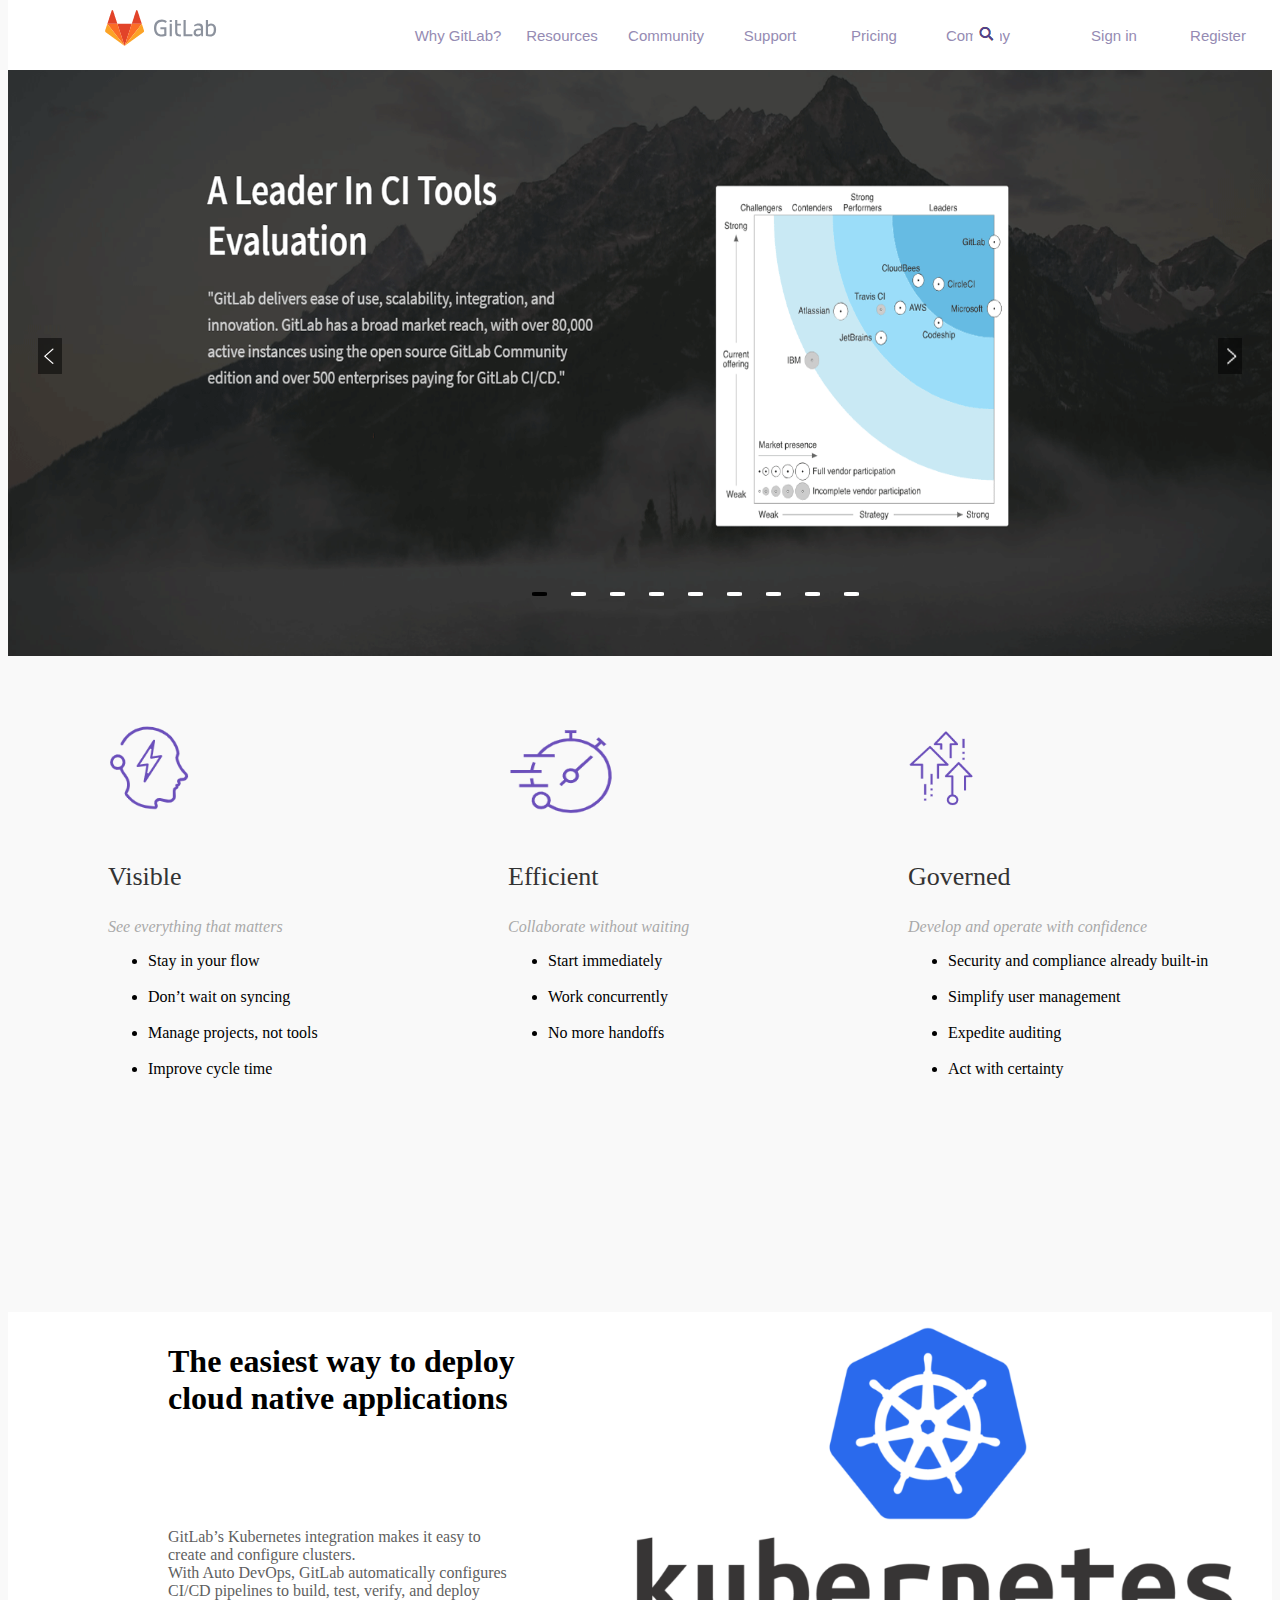
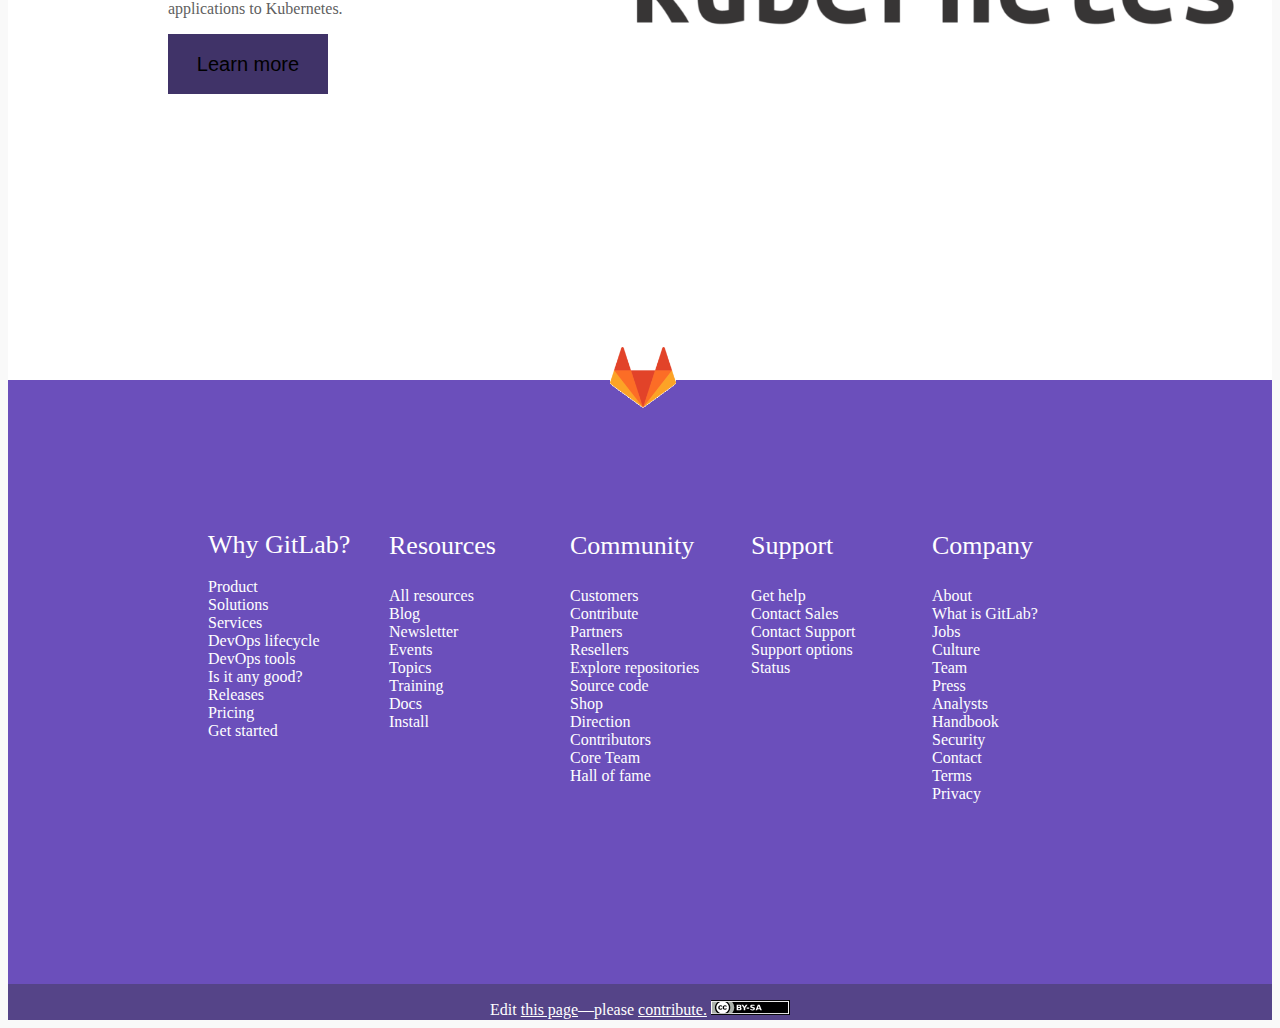
<file: 515A大作业/index.html>
<!DOCTYPE html>
<html>
	<head>
		<meta charset="utf-8" />
		<title>The first single application for the entire DevOps lifecycle - GitLab | GitLab </title>
		<link rel="stylesheet" href="css/001.css"/>
        <link type="image/x-icon" rel="shortcut icon" href="img/009.png"/>
        <link rel="stylesheet" href="https://cdn.staticfile.org/font-awesome/4.7.0/css/font-awesome.css">
        <link rel="stylesheet" href="js/001.js"/>
		<div class="box">
			 <a id="dingbutupian"><img src="img/001.png"/></a>
			 <!--顶部导航栏开始 -->
    	<div class="dropdown">
    		 <!--下拉按钮 -->
  		<button class="dropbtn">Why GitLab?</button>
  		 <!--下拉内容（下面的类推） -->
 		 <div class="dropdown-content">
		    <a href="#">Product</a>
			<a href="#">Solutions</a>
			<a href="#">Services</a>
			<a href="#">DevOps lifecycle</a>
			<a href="#">DevOps tools</a>
			<a href="#">Is it any good?</a>
			<a href="#">Get started</a>
		  </div></div>
    	<div class="dropdown">
  		<button class="dropbtn">Resources</button>
 		 <div class="dropdown-content">
		    <a href="#">Blog</a>
		    <a href="#">Newsletter</a>
		    <a href="#">Events</a>
		    <a href="#">Topics</a>
		    <a href="#">Training</a>
		    <a href="#">Docs</a>
		    <a href="#">Install</a>
		  </div></div>
		  <div class="dropdown">
		  	<button class="dropbtn">Community</button>
		  	<div class="dropdown-content">
		  	<a href="#">Customers</a>
		  	<a href="#">Contribute</a>
		  	<a href="#">Partners</a>
		  	<a href="#">Resellers</a>
		  	<a href="#">Explore repositories</a>
		  	<a href="#">Direction</a>
		  	</div>
		  </div>
		  <div class="dropdown">
		  	<button class="dropbtn">Support</button>
		  	<div class="dropdown-content">
		  	<a href="#">Get help</a>
		  	<a href="#">Contact Sales</a>
		  	<a href="#">Contact Support</a>
		  	<a href="#">Support options</a>
		  	</div>
		  </div>
		  <div class="dropdown">
		  	<button class="dropbtn">Pricing</button>
		  	<div class="dropdown-content">
		  	<a href="#">Free trial</a>
		  	<a href="#">Self-managed</a>
		  	<a href="#">GitLab.com</a>
		  	</div>
		  </div>
		  <div class="dropdown">
		  	<button class="dropbtn">Company</button>
		  	<div class="dropdown-content">
		  	<a href="#">Jobs</a>
		  	<a href="#">Culture</a>
		  	<a href="#">Press</a>
		  	<a href="#">Analysts</a>
		  	<a href="#">Handbook</a>
		    </div>
		  </div>
		  &nbsp; &nbsp; &nbsp; &nbsp; 
 			<div class="dropdown">
		  	<button class="dropbtn">Sign in</button>
		  	<div class="dropdown-content">
		    </div>
		  </div>
		  <div class="dropdown">
		 	<button class="dropbtn">Register</button>
		  	<div class="dropdown-content">
		    </div>
		  </div>
		  <div>
		    <a id="search" href="#"><img src="img/search.png"/></a>
		    </div>
			</div>
	</head>
			 <!--顶部导航栏结束 -->
  			<body bgcolor="#f9f9f9">
  				<!--轮播图开始 -->
		<div class="lunbotu">
		    <img src="img/轮播图.png" width="100%" height="600px"/>
		    <a href="#" class="left"></a> 
		    <a href="#" class="right"></a>
		     <!--轮播图对应顺序-->
   			<ul>
		        <li class="abc"><a href="#"></a></li>
		        <li><a href="#"></a></li>
		        <li><a href="#"></a></li>
		        <li><a href="#"></a></li>
		        <li><a href="#"></a></li>
		        <li><a href="#"></a></li>
		        <li><a href="#"></a></li>
		        <li><a href="#"></a></li>
		        <li><a href="#"></a></li>
		    </ul>
		   </div>
		    <!--轮播图结束 <--></-->
		    <!--Visible Efficient Governed 部分介绍 -->
		    <div id="box2">
		    <div class="gezi1">
				<img src="img/002.png" width="100px" height="120px">
			<p class="p1">Visible</p>
			<p class="p2">See everything that matters</p>
				<ul>
					<li>Stay in your flow</li><br />
					<li>Don’t wait on syncing</li><br />
					<li>Manage projects, not tools</li><br />
					<li>Improve cycle time</li><br />
				</ul></div>
			<div class="gezi2">
				<img src="img/003.png" width="120px" height="120px">
			<p class="p1">Efficient</p>
			<p class="p2">Collaborate without waiting</p>
				<ul>
					<li>Start immediately</li><br />
					<li>Work concurrently</li><br />
					<li>No more handoffs</li><br />
				</ul></div>
			<div class="gezi3">
				<img src="img/004.png" width="120px" height="120px">
			<p class="p1">Governed</p>
			<p class="p2">Develop and operate with confidence</p>
				<ul>
				<li>Security and compliance already built-in</li><br />
				<li>Simplify user management</li><br />
				<li>Expedite auditing</li><br />
				<li>Act with certainty</li><br />
			    </ul></div>
			    </div>
            <!--介绍结束 -->
             <div class="chatu">
             	<div class="chatu3">
             	<h1>The easiest way to deploy cloud native applications</h1>
             	</div>
		    	<div class="chatu1">
		  <img src="img/007.png"  width="750px"/>  
		   </div>
		   <div class="cha2">
		    <p style="color: #5f5f5f;">GitLab’s Kubernetes integration makes it easy to create and 
		    	configure clusters. <br>With Auto DevOps, GitLab automatically configures CI/CD
		    	 pipelines to build, test, verify, and deploy applications to Kubernetes.</p>
		    	 <button class="button">Learn more</button>
		    </div>
		    </div>
		    </body>
		     <!--底部产品介绍 -->
	<footer>
		<div id="box3">	
			<div class="gezi9"><img src="img/005.png" width=70px"></div>
			 <div class="gezi4">
                	<a class="p3">Why GitLab?</a><br /><br />
                	<a class="a1" href="#">Product</a><br />
                	<a class="a1" href="#">Solutions</a><br />
                	<a class="a1" href="#">Services</a><br />
                	<a class="a1" href="#">DevOps lifecycle</a><br />
                	<a class="a1" href="#">DevOps tools</a><br />
                	<a class="a1" href="#">Is it any good?</a><br />
                 	<a class="a1" href="#">Releases</a><br />
                	<a class="a1" href="#">Pricing</a><br />
                	<a class="a1" href="#">Get started</a><br />
                </div>
                <div class="gezi5">
                	<p class="p3">Resources</p>
                	<a class="a1" href="#">All resources</a><br />
                	<a class="a1" href="#">Blog</a><br />
                	<a class="a1" href="#">Newsletter</a><br />
                	<a class="a1" href="#">Events</a><br />
                	<a class="a1" href="#">Topics</a><br />
                	<a class="a1" href="#">Training</a><br />
                	<a class="a1" href="#">Docs</a><br />
                	<a class="a1" href="#">Install</a><br />
                </div>
                <div class="gezi6">
                	<p class="p3">Community</p>
                	<a class="a1" href="#">Customers</a><br />	
                	<a class="a1" href="#">Contribute</a><br />	
                	<a class="a1" href="#">Partners</a><br />	
                	<a class="a1" href="#">Resellers</a><br />	
                 	<a class="a1" href="#">Explore repositories</a><br />	
                	<a class="a1" href="#">Source code</a><br />
                	<a class="a1" href="#">Shop</a><br />	
                	<a class="a1" href="#">Direction</a><br />
                	<a class="a1" href="#">Contributors</a><br />
                	<a class="a1" href="#">Core Team</a><br />
                	<a class="a1" href="#">Hall of fame</a><br />			
				</div>
                <div class="gezi7">
                	<p class="p3"> Support</p>
                	<a class="a1" href="#">Get help</a><br />
                	<a class="a1" href="#">Contact Sales</a><br />
                	<a class="a1" href="#">Contact Support</a><br />
                	<a class="a1" href="#">Support options</a><br />
                	<a class="a1" href="#">Status</a><br />
                </div>
               <div class="gezi8">
                	<p class="p3">Company</p>
                	<a class="a1" href="#">About</a><br />
                	<a class="a1" href="#">What is GitLab?</a><br />
                	<a class="a1" href="#">Jobs</a><br />
                	<a class="a1" href="#">Culture</a><br />
                	<a class="a1" href="#">Team</a><br />
                	<a class="a1" href="#">Press</a><br />
                	<a class="a1" href="#">Analysts</a><br />
                	<a class="a1" href="#">Handbook</a><br />
                	<a class="a1" href="#">Security</a><br />
                	<a class="a1" href="#">Contact</a><br />
                	<a class="a1" href="#">Terms</a><br />
                	<a class="a1" href="#">Privacy</a><br />
               </div> 
               <i class="fa fa-facebook-square	" style="font-size:36px; color:white;" id="beijing1"></i>
               <i class="fa fa-linkedin-square	" style="font-size:36px; color:white;" id="beijing2"></i>
               <i class="fa fa-twitter" style="font-size:36px; color:white;" id="beijing3"></i>
               <i class="fa fa-youtube-play" style="font-size:36px; color:white;" id="beijing4"></i>
               <div class="dibu">
               	<div align="center">
               	<p style="color: white;">Edit <a href="#" style="color: white;">this page</a>—please <a href="#" style="color: white;">contribute.</a>
               		<img src="img/008.png"></p>
               	</div>
               </div>
		</div>
	</footer>
	</html>
</file>
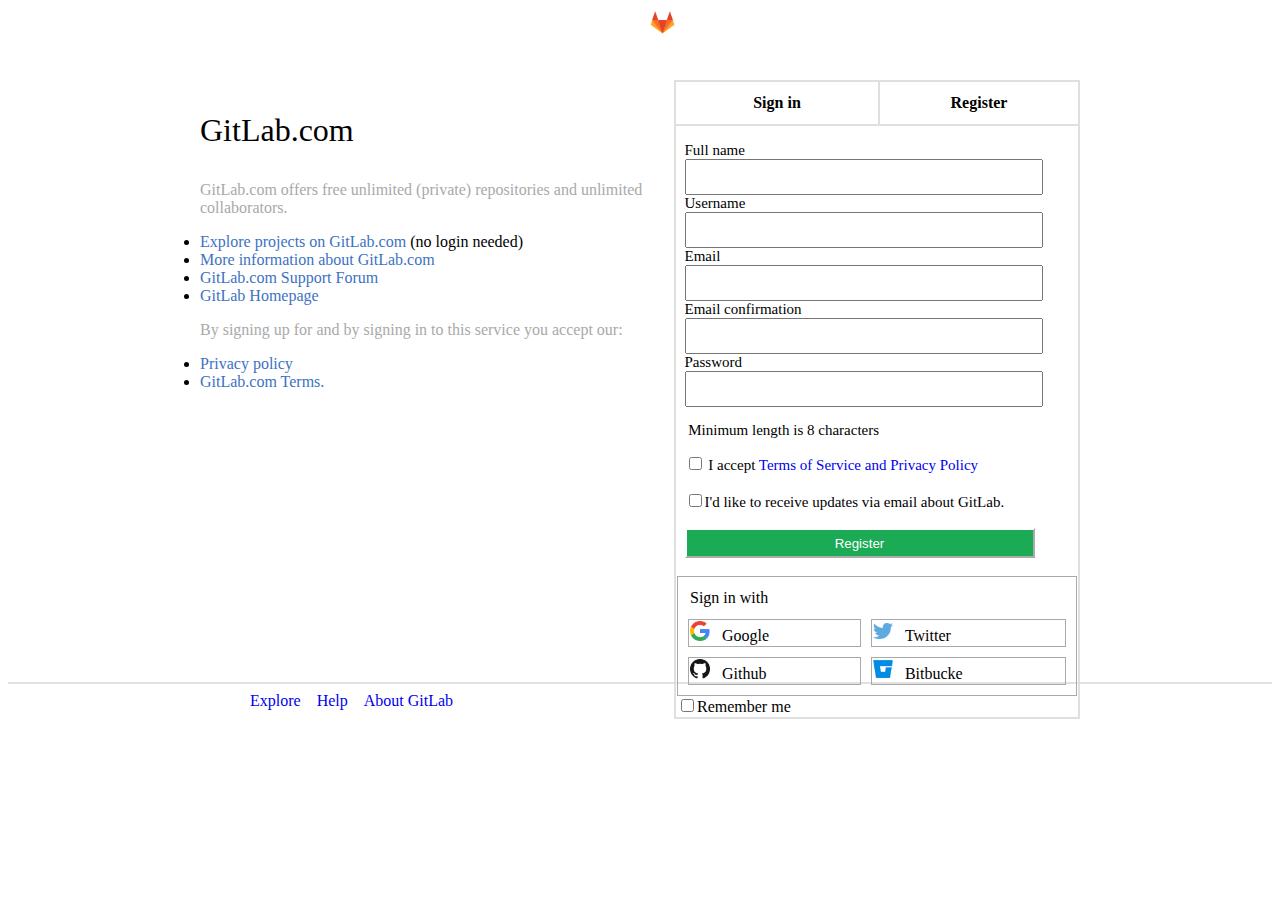
<file: 515B作业/index.html>
<!DOCTYPE html>
<html>
	<head>
		<meta charset="utf-8" />
		 <title>Sign in · GitLab</title>
		 <div style="position: fixed;
		 	top: 10px;
		 	left: 650px;">
       			<img src="img/001.png" width="25px"/>
	     </div>
	</head>
	<body>
		<div style="position: absolute;
			top: 80px;
			left: 200px;">
			 <p style="font-size: xx-large;">GitLab.com</p>
            <p style="color: darkgrey;">GitLab.com offers free unlimited (private) repositories and unlimited <br>collaborators.</p>
           <li><a href="https://gitlab.com/explore/projects/trending" style="text-decoration: none;color: #3d72c2"
                        />Explore projects on GitLab.com </a>(no login needed)</li>
           <li><a href="https://about.gitlab.com/pricing/#gitlab-com" style="text-decoration: none;color: #3d72c2"
                        />More information about GitLab.com</a></li>
           <li><a href="https://gitlab.com/gitlab-com/support-forum/issues" style="text-decoration: none;color: #3d72c2"
                        />GitLab.com Support Forum</a></li>
           <li><a href="https://about.gitlab.com/" style="text-decoration: none; color: #3d72c2"
                        >GitLab Homepage</a></li>
           <p style="color: darkgray;" >By signing up for and by signing in to this service you accept our:</p>
           <li><a href="https://about.gitlab.com/privacy/" style="text-decoration: none;color: #3d72c2"
                        />Privacy policy</a></li>
           <li><a href="https://about.gitlab.com/terms/#gitlab_com" style="text-decoration: none;color: #3d72c2"
                       />GitLab.com Terms.</a></li>
         </div> 
        <div style="position: absolute;
        	top: 80px;
        	right: 200px;">
              <table border="1" style="width: 400px;height;50px"  bordercolor="#dfdfdf" cellspacing="0"/>
        		<tr>
        			<th style="width: 200px;height: 40px;">Sign in</th>
        			<th >Register</th>
        		</tr>
        		<tr>        
        	<td colspan="2">
        		<form style="font-size: 15px; ">
           	 	<p>&nbsp;&nbsp;Full name<br>
             	&nbsp;&nbsp;<input  style="width: 350px; height: 30px; align="center"" /><br>
             	 &nbsp;&nbsp;Username<br>
             	&nbsp;&nbsp;<input style="width: 350px; height: 30px;"/><br>
             	 &nbsp;&nbsp;Email<br>
             	&nbsp;&nbsp;<input style="width: 350px; height: 30px;"/><br>
             	 &nbsp;&nbsp;Email&nbsp;confirmation<br>
             	&nbsp;&nbsp;<input style="width: 350px; height: 30px;"/><br>
             	 &nbsp;&nbsp;Password<br>
             	&nbsp;&nbsp;<input style="width: 350px; height: 30px;"/><br>
             	<p> &nbsp;&nbsp;&nbsp;Minimum length is 8 characters</p>	
             	&nbsp;&nbsp;<input style="font-size: 15px;" type="checkbox" /> I accept <a href="#" style="text-decoration: none; ">Terms of Service and Privacy Policy</a><br><br>
             	&nbsp;&nbsp;<input style="font-size: 15px;"type="checkbox" />I'd like to receive updates via email about GitLab.<br><br>
             	&nbsp;&nbsp;<button style="background:#1aab54;width: 350px; height: 30px; border-color: white;color: white;">Register</button>
             	</form><br />
            <table bordercolor="darkgrey" width="400" border="1" cellspacing="10" height="25">
				<tr>
					<td style="border-color: white;">Sign in with</td>
				</tr>
				<tr>
					<td>
						<a href="picture">
							<img src="img/002.png" width="20"></a>
						&nbsp;&nbsp;Google	
					</td>
					<td>
					 	<a href="picture">
							<img src="img/003.png" width="20"></a>
						&nbsp;&nbsp;Twitter	
					</td>
				</tr>
				<tr>
					<td>
				         <a href="picture">
							<img src="img/004.png" width="20"></a>
						&nbsp;&nbsp;Github
					</td>
					<td>
						<a href="picture">
							<img src="img/005.png" width="20"></a>
						&nbsp;&nbsp;Bitbucke
					</td>
			      	</tr>
			        </table>
             </div>
             <input type="checkbox" />Remember me
              </td>
              </tr>
                </table>
                 </div>
                 <div>
  	       <br /><br /><br /><br /><br /><br /><br /><br /><br /><br /><br /><br />
           	<br />	<br /><br /><br /><br /><br /><br /><br /><br /><br /><br /><br /><br />
           		<br /><br /><br /><br /><br /><br /><br /><br /><br /><br /><br /><br />
           	<hr color="#e1e1e1"/>
                 </div>
	
            <div style="position: absolute;
            	  left: 250px;">

                    	<a href="#" style="text-decoration: none;">Explore</a>
                          &nbsp; &nbsp;<a href="#" style="text-decoration: none;">Help</a>
                           &nbsp; &nbsp;<a href="#" style="text-decoration: none;">About GitLab</a>
             	
             </div>
            <br />
          
 
		
	</body>
</file>
<file: 515A大作业/css/001.css>
#dingbutupian{
	position: fixed;
	left: 100px;
	top: 5px;
}
.box{
	position: fixed;
	top: 0px;
	width: 100%;
	height: 70px;
	border: hidden;
	background-color: white;
	z-index: 99;
}
.dropbtn {
    background-color: white;
    color: #958bb3;
    padding:none;
    width: 100px;
    height: 60px;
    font-size: 15px;
    border: none;
    cursor: pointer;
}
.dropdown{
    position:relative;
    left: 400px;
    top: 5px;
    display: inline-block;
}
.dropdown-content {
    display: none;
    position: absolute;
    background-color: #f9f9f9;
    min-width: 200px;
}
.dropdown-content a {
    color: #958bb3;
    padding: 12px 16px;
    text-decoration: none;
    display: block;
}
.dropdown-content a:hover {background-color: #f1f1f1}
.dropdown:hover .dropdown-content{
	color:#958BB3 ;
    display: block;
}
.dropdown:hover .dropbtn {
    background-color: #f2f2f2;
}
#search{
	position: fixed;
	right: 280px;
	top: 20px;
}
.lunbotu {
    position: relative;
    margin: 56px auto;
    width: 100%;
    height: 600px;
}
.lunbotu a{
    display: block;
    width: 24px;
    height: 36px;
    position: absolute;
    z-index: auto;
}.left{
    left: 30px;
    top: 50%;
    margin-top: -18px;
    background: url(../img/left.png);
}
.right{
    right: 30px;
    top: 50%;
    margin-top: -18px;
    background: url(../img/right.png);
}
.lunbotu ul{
    width: 360px;
    height: 30px;
    background-color: none;
    position: absolute;
    bottom: 30px;
    left: 50%;
    margin-left: -160px; 
    z-index: 10;
    align-items: center;
    list-style-type: none;
}
.lunbotu li{
    width: 15px;
    height: 4px;
    background-color: #fff;
    float: left;
    margin: 12px;
    border-radius: 20%;
}
.lunbotu .abc{
    background-color: black
}
.gezi1{
	position: absolute;
	left: 100px;
	height: 600px;
	width: 400px;
}
.gezi2{
	position: absolute;
	left: 500px;
	height: 600px;
	width: 400px;
}
.gezi3{
	position: absolute;
	left: 900px;
	height: 600px;
	width: 400px;
}
.p1{
	font-size: 26px;
	font-style: initial;
	color: #333333;
}
.p2{
	font-size: 16px;
	font-style: oblique;
	color: darkgray;
}
#box2{
	position: relative;
	background-color:#f9f9f9;
	width: 100%;
	height: 600px;
}
#box3{
	position: relative;
	background-color:#6b4fbb;
	width: 100%;
	height: 640px;
	margin-top: -32px;
	z-index:95;
	
}
.gezi4{
	position:absolute;
	width: 180px;
	height: 400px;
	background-color: #6b4fbb;
	left: 200px;
	top: 150px;
}
.gezi5{
	position:absolute;
	width: 180px;
	height: 400px;
	background-color: #6b4fbb;
	left: 381px;
	top: 125px;
}
.gezi6{
	position:absolute;
	width: 180px;
	height: 400px;
	background-color:#6b4fbb;
	left: 562px;
	top: 125px;
}
.gezi7{
	position: absolute;
	width: 180px;
	height: 400px;
	background-color: #6b4fbb;
	left: 743px;
	top: 125px;
}
.gezi8{
	position:absolute;
	width: 180px;
	height: 400px;
	background-color: #6b4fbb;
	left: 924px;
	top: 125px;
}
.p3{
	font-size: 26px;
	color: white;
	
}
.a1{
	text-decoration: none;
	color: white;
}
	a:hover{
		color: #c6845b;
	}
.gezi9{
	position: absolute;
	left: 600px;
	top: -38px;
	z-index: 99;
}
#beijing1{
	background-color:#6b4fbb ;
	position: absolute;
	width: 36px;
	left: 580px;
	top: 50px;
}
#beijing2{
	background-color:#6b4fbb ;
	position: absolute;
	width: 36px;
	left: 720px;
	top: 50px;
}
#beijing3{
	background-color:#6b4fbb ;
	position: absolute;
	width: 36px;
	left: 520px;
	top: 50px;
}
#beijing4{
	background-color:#6b4fbb ;
	position: absolute;
	width: 36px;
	left: 660px;
	top: 50px;
}
.chatu{
	position: relative;
	width: 100%;
	height: 700px;
	background-color: white;
}
.chatu1{
	position: absolute;
	top: 0px;
	left: 550px;
}
.cha2{
	position: absolute;
	top: 200px;
	left: 160px;
	width: 350px;
	height: 100px;	
}
.button{
	font-size: 20px;
	background-color: #403368;
	width: 160px;
	height: 60px;
	border: white;
}
.chatu3{
	position: absolute;
	width: 350px;
	top: 10px;
	left: 160px;
	height: 200px;
}
.dibu{
	position: absolute;
	bottom: 0px;
	background-color: #554488;
	width: 100%;
	height: 36px;
}
.number1{
	<img src: url(../img/001.png);
}
</file>
